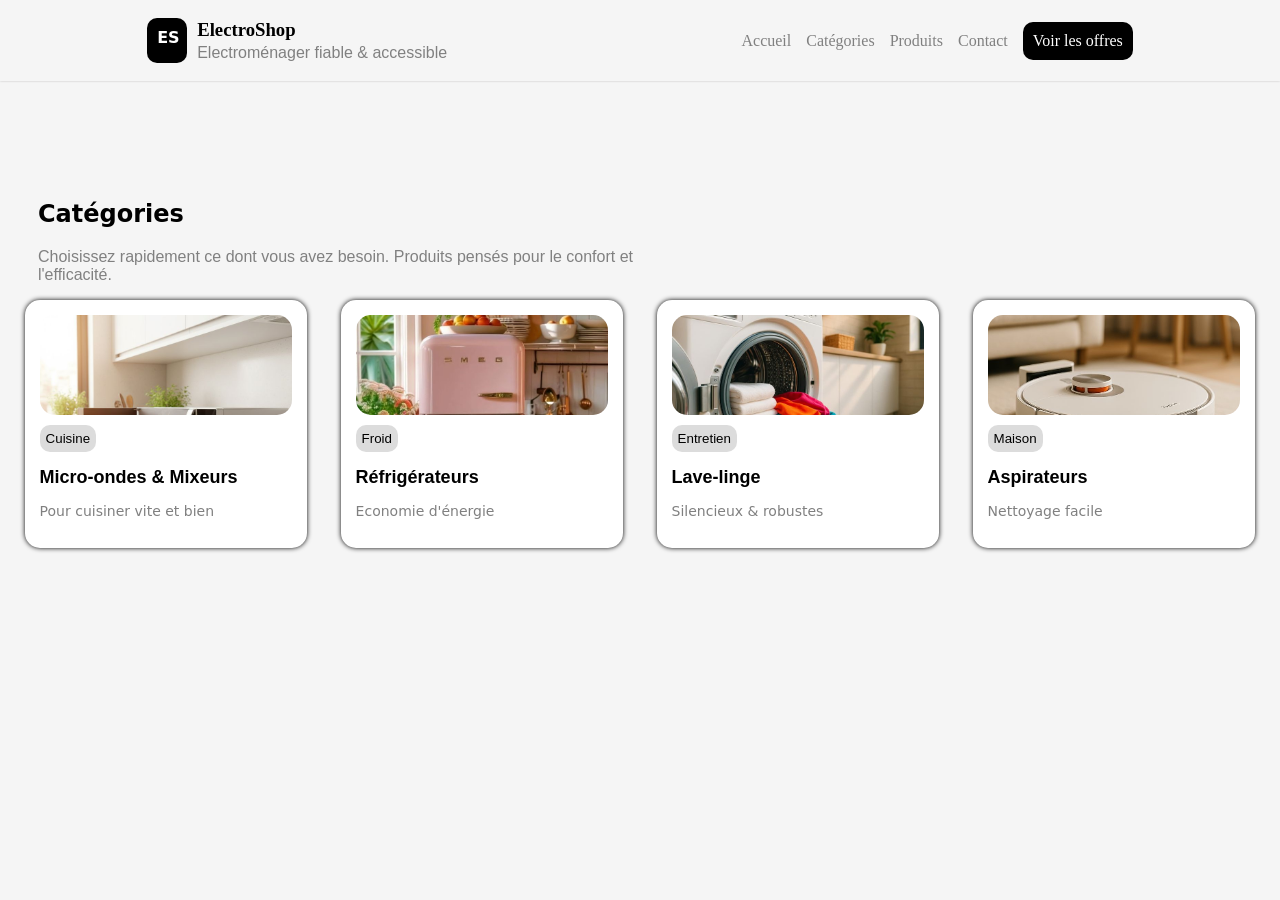
<file: catégories.html>
<!DOCTYPE html>
<html lang="en">
<head>
    <meta charset="UTF-8">
    <meta name="viewport" content="width=device-width, initial-scale=1.0">
    <title>Catégories</title>
    <link rel="stylesheet" href="styles.css">
</head>
<body>
     <!-- En Tête -->
    <header class="navbar">
      <!-- Logo -->
      <div class="Content_Logo">
        <div class="ES">ES</div>
        <div>
          <h3>
            ElectroShop <br /><span class="slogan"
              >Electroménager fiable & accessible</span
            >
          </h3>
        </div>
      </div>

      <!-- Menu -->
      <div class="content_menu">
        <nav class="nav_menu">
          <a href="index.html" class="nav_menu">Accueil</a>
          <a href="catégories.html" class="nav_menu">Catégories</a>
          <a href="produits.html" class="nav_menu">Produits</a>
          <a href="contact.html" class="nav_menu">Contact</a>
          <a href="offre.html" class="btn_0">Voir les offres</a>
        </nav>
      </div>
    </header>

    <!-- Section 2 -->
      <h2 class="c_1">Catégories</h2>
      <p class="d_t">
        Choisissez rapidement ce dont vous avez besoin. Produits pensés pour le
        confort et <br />
        l'efficacité.
      </p>
      <section class="cat">
        <div class="catégories">
          <div class="micro-ondes"></div>
          <button class="btn_4"><a href="micro-ondes.html" class="allez">Cuisine</a></button>
          <h2 class="title_1">Micro-ondes & Mixeurs</h2>
          <p class="p_1">Pour cuisiner vite et bien</p>
        </div>
        <div class="catégories">
          <div class="réfrigérateurs"></div>
          <button class="btn_5"><a href="réfrigérateurs.html" class="allez">Froid</a></button>
          <h2 class="title_2">Réfrigérateurs</h2>
          <p class="p_2">Economie d'énergie</p>
        </div>
        <div class="catégories">
          <div class="lave-linge"></div>
          <button class="btn_6"><a href="machine.html" class="allez">Entretien</a></button>
          <h2 class="title_3">Lave-linge</h2>
          <p class="p_3">Silencieux & robustes</p>
        </div>
        <div class="catégories">
          <div class="aspirateurs"></div>
          <button class="btn_7"><a href="aspirateurs.html" class="allez">Maison</a></button>
          <h2 class="title_4">Aspirateurs</h2>
          <p class="p_4">Nettoyage facile</p>
        </div>
      </section>
</body>
</html>
</file>
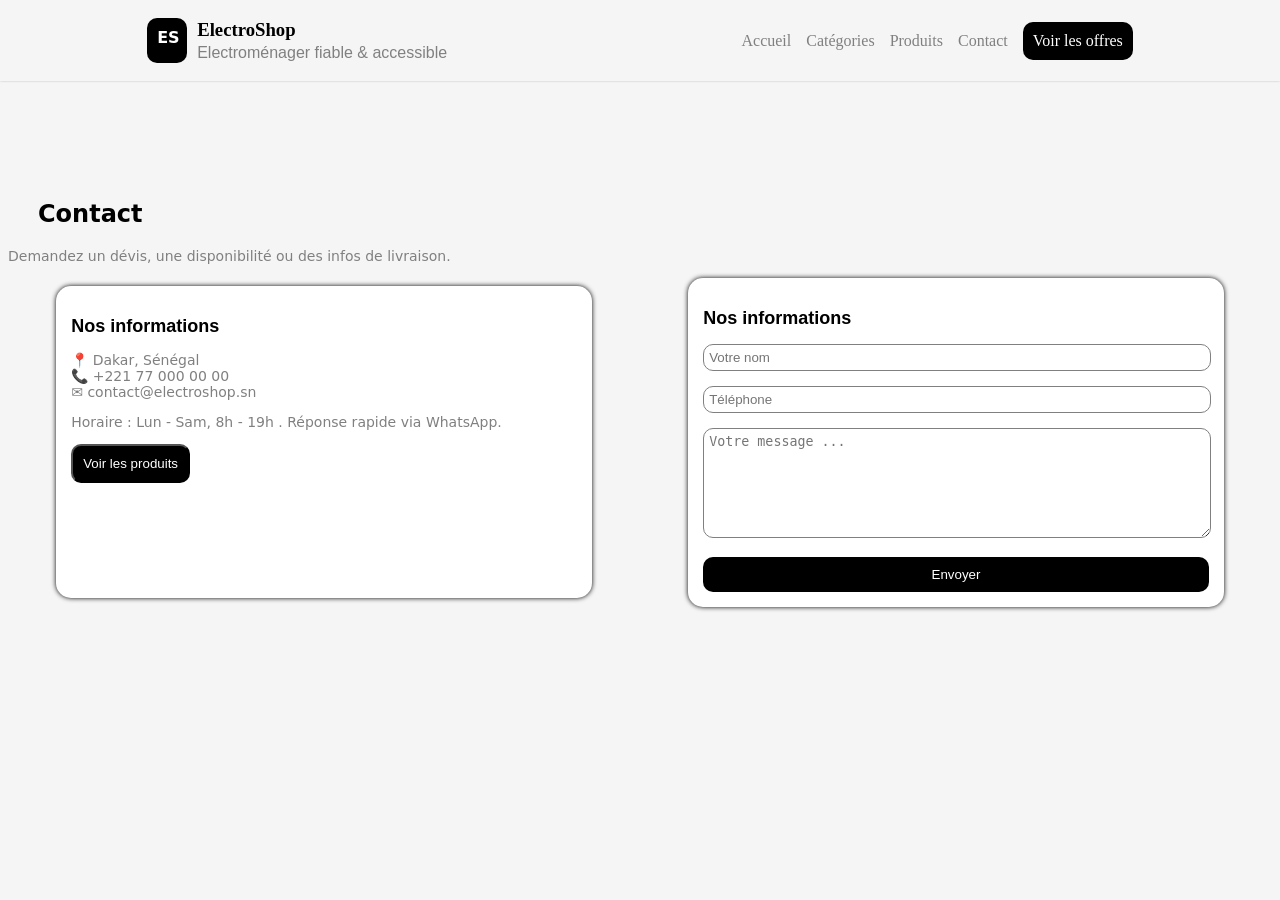
<file: contact.html>
<!DOCTYPE html>
<html lang="en">
<head>
    <meta charset="UTF-8">
    <meta name="viewport" content="width=device-width, initial-scale=1.0">
    <title>Contact</title>
    <link rel="stylesheet" href="styles.css">
</head>
<body>
      <!-- En Tête -->
    <header class="navbar">
      <!-- Logo -->
      <div class="Content_Logo">
        <div class="ES">ES</div>
        <div>
          <h3>
            ElectroShop <br /><span class="slogan"
              >Electroménager fiable & accessible</span
            >
          </h3>
        </div>
      </div>

      <!-- Menu -->
      <div class="content_menu">
        <nav class="nav_menu">
          <a href="index.html" class="nav_menu">Accueil</a>
          <a href="catégories.html" class="nav_menu">Catégories</a>
          <a href="produits.html" class="nav_menu">Produits</a>
          <a href="contact.html" class="nav_menu">Contact</a>
          <a href="offre.html" class="btn_0">Voir les offres</a>
        </nav>
      </div>
    </header>

    <!-- Section 5 -->
      <h2 class="c_1">Contact</h2>
      <p class="c_01">
        Demandez un dévis, une disponibilité ou des infos de livraison.
      </p>

      <!-- Section 5 -->
      <section class="cont">
        <div class="nos_infos">
          <h2 class="title_1">Nos informations</h2>
          <p class="p_1">
            📍 Dakar, Sénégal <br />
            📞 +221 77 000 00 00 <br />
            ✉️ contact@electroshop.sn
          </p>
          <p class="p_1">
            Horaire : Lun - Sam, 8h - 19h . Réponse rapide via WhatsApp.
          </p>
          <button class="btn_9"><a href="produits.html" class="aller">Voir les produits</a></button>
        </div>
        <div class="message">
          <h2 class="title_1">Nos informations</h2>
          <input type="text" placeholder="Votre nom" class="nom">
          <input type="tel" placeholder="Téléphone" class="numero">
          <textarea name="message" id="msg" placeholder="Votre message ..."></textarea>
          <button class="btn_10">Envoyer</button>
        </div>
      </section>
</body>
</html>
</file>
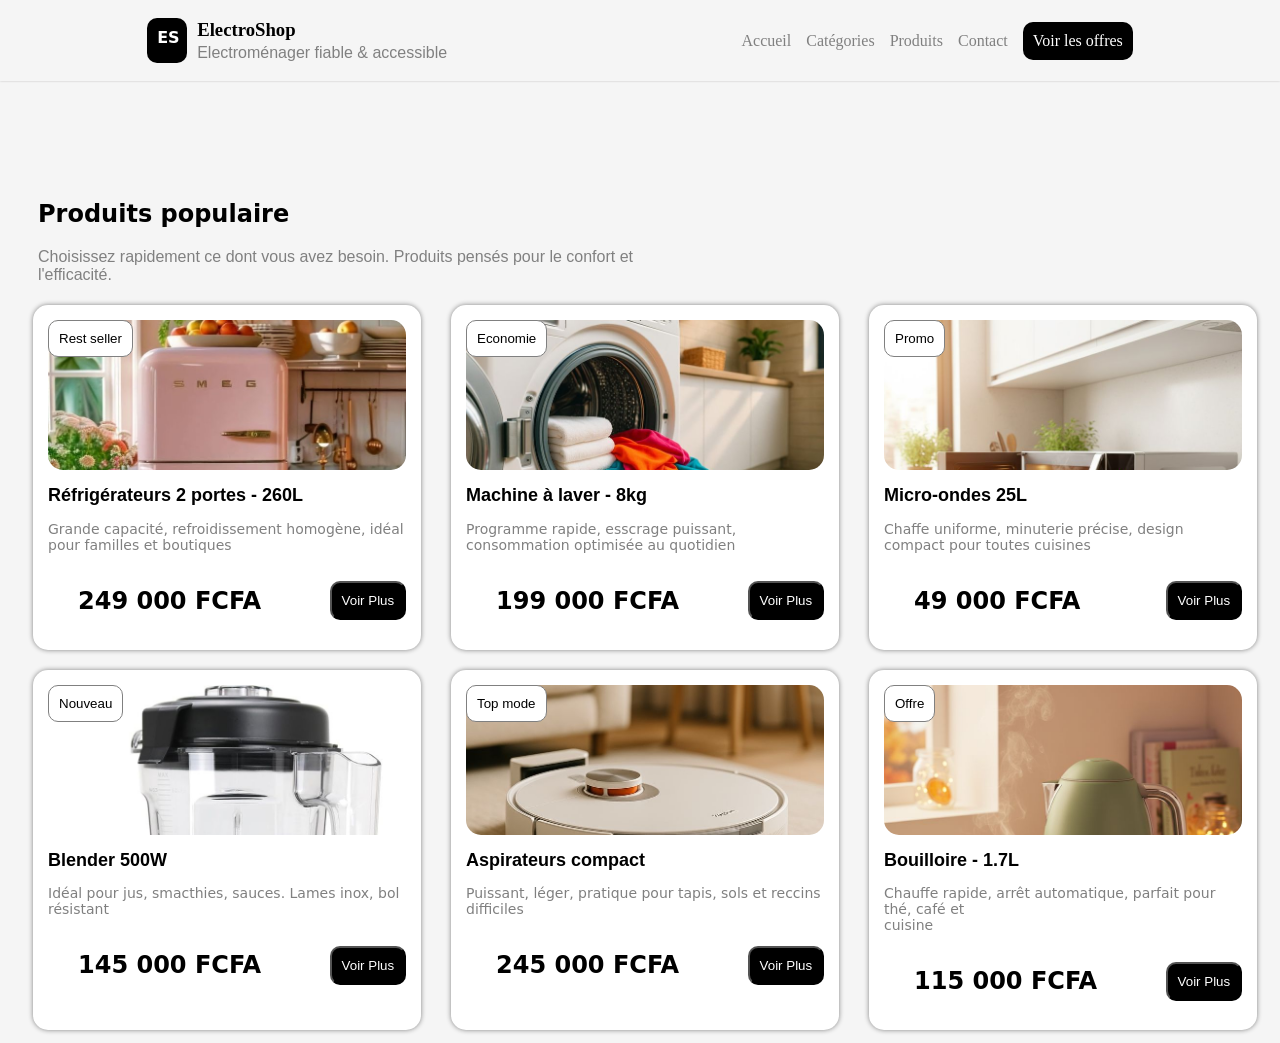
<file: produits.html>
<!DOCTYPE html>
<html lang="en">
<head>
    <meta charset="UTF-8">
    <meta name="viewport" content="width=device-width, initial-scale=1.0">
    <title>Produits</title>
    <link rel="stylesheet" href="styles.css">
</head>
<body>
    
    <!-- En Tête -->
    <header class="navbar">
      <!-- Logo -->
      <div class="Content_Logo">
        <div class="ES">ES</div>
        <div>
          <h3>
            ElectroShop <br /><span class="slogan"
              >Electroménager fiable & accessible</span
            >
          </h3>
        </div>
      </div>

      <!-- Menu -->
      <div class="content_menu">
        <nav class="nav_menu">
          <a href="index.html" class="nav_menu">Accueil</a>
          <a href="catégories.html" class="nav_menu">Catégories</a>
          <a href="produits.html" class="nav_menu">Produits</a>
          <a href="contact.html" class="nav_menu">Contact</a>
          <a href="offre.html" class="btn_0">Voir les offres</a>
        </nav>
      </div>
    </header>


    <!-- Section 3 -->
      <h2 class="pro1">Produits populaire</h2>
      <p class="d_t">
        Choisissez rapidement ce dont vous avez besoin. Produits pensés pour le
        confort et <br />
        l'efficacité.
      </p>

      <section class="prod">
        <div class="produits">
          <div class="Réfrigérateurs">
            <button class="btn_8">Rest seller</button>
          </div>
          <h2 class="title_1">Réfrigérateurs 2 portes - 260L</h2>
          <p class="p_1">
            Grande capacité, refroidissement homogène, idéal pour familles et
            boutiques
          </p>
          <div class="prix">
            <h2 class="h2">249 000 FCFA</h2>
            <button class="btn_0"> <a href="réfrigérateurs.html" class="aller">Voir Plus</a></button>
          </div>
        </div>

        <div class="produits">
          <div class="Machine">
            <button class="btn_8">Economie</button>
          </div>
          <h2 class="title_2">Machine à laver - 8kg</h2>
          <p class="p_2">
            Programme rapide, esscrage puissant, consommation optimisée au
            quotidien
          </p>
          <div class="prix">
            <h2 class="h2">199 000 FCFA</h2>
            <button class="btn_0"> <a href="machine.html" class="aller">Voir Plus</a></button>
          </div>
        </div>

        <div class="produits">
          <div class="Micro-ondes25">
            <button class="btn_8">Promo</button>
          </div>
          <h2 class="title_3">Micro-ondes 25L</h2>
          <p class="p_3">
            Chaffe uniforme, minuterie précise, design compact pour toutes
            cuisines
          </p>
          <div class="prix">
            <h2 class="h2">49 000 FCFA</h2>
            <button class="btn_0"> <a href="micro-ondes.html" class="aller">Voir Plus</a></button>
          </div>
        </div>

        <div class="produits">
          <div class="Blender">
            <button class="btn_8">Nouveau</button>
          </div>
          <h2 class="title_4">Blender 500W</h2>
          <p class="p_4">
            Idéal pour jus, smacthies, sauces. Lames inox, bol résistant
          </p>
          <div class="prix">
            <h2 class="h2">145 000 FCFA</h2>
            <button class="btn_0"> <a href="mixeur.html" class="aller">Voir Plus</a></button>
          </div>
        </div>

        <div class="produits">
          <div class="aspirateur">
            <button class="btn_8">Top mode</button>
          </div>
          <h2 class="title_4">Aspirateurs compact</h2>
          <p class="p_4">
            Puissant, léger, pratique pour tapis, sols et reccins difficiles
          </p>
          <div class="prix">
            <h2 class="h2">245 000 FCFA</h2>
            <button class="btn_0"> <a href="aspirateurs.html" class="aller">Voir Plus</a></button>
          </div>
        </div>

        <div class="produits">
          <div class="bouilloire">
            <button class="btn_8">Offre</button>
          </div>
          <h2 class="title_4">Bouilloire - 1.7L</h2>
          <p class="p_4">
            Chauffe rapide, arrêt automatique, parfait pour thé, café et <br />
            cuisine
          </p>
          <div class="prix">
            <h2 class="h2">115 000 FCFA</h2>
            <button class="btn_0"><a href="bouilloire.html" class="aller">Voir Plus</a></button>
          </div>
        </div>
        
      </section>
</body>
</html>
</file>
<file: styles.css>
*{
    background-color: whitesmoke;
    
}

.ES{
    background-color: black;
    width: 20px;
    height: 25px;
    padding:10px;
    border-radius: 10px;
    color: white;
    text-align: center;
    align-items: center;
    font-family: system-ui, -apple-system, BlinkMacSystemFont, 'Segoe UI', Roboto, Oxygen, Ubuntu, Cantarell, 'Open Sans', 'Helvetica Neue', sans-serif;
    font-weight: bold;
    transition: 0.3s;
    cursor: pointer;
}

.ES:hover{
    transform: scale(1.1);
}

.slogan{
    font-weight: 500;
    font-family: Arial, Helvetica, sans-serif;
    color: gray;
    font-size: 16px;
    
}

.Content_Logo{
    display: flex;
    gap: 10px;
    align-items: center;
    
}

.nav_menu{
    text-decoration: none;
    color: gray;
   display: flex;
   gap: 15px;
   align-items: center;
   position: relative;
}
.navbar{
    display: flex;
    justify-content: space-around;
    align-items: center;
    position: fixed;
    top: 0;
    left: 0;
    right: 0;
    z-index: 9999;
    box-shadow: 0px 0 2px 0 rgb(192, 191, 191);
    
}

.btn_0{
    background-color: black;
    text-decoration: none;
    color: white;
    padding: 10px;
    border-radius: 10px;
    cursor: pointer;
    transition: 0.5s;
}

.S1{
    margin-top: 200px;
    display: flex;
    justify-content: space-around;
    align-items: center;
}

.description{
    color: gray;
    font-family: 'Segoe UI', Tahoma, Geneva, Verdana, sans-serif;
    margin-bottom: 30px;
}
.title{
    font-family: arial;
    font-weight: bold;
    margin-bottom: 30px;
}

.btns{
    display: flex;
    gap: 20px;
}

.btn_1{
    background-color: black;
    text-decoration: none;
    color: white;
    padding: 9px;
    border-radius: 10px;
    cursor: pointer;
}

.btn_2{
    background-color: none;
    text-decoration: none;
    color: black;
    padding: 9px;
    border-radius: 10px;
    cursor: pointer;
    border: 1px solid gray;
}

.S1-G{
    width: 40%;
    padding: 15px;
    margin: 10px;

}

.Info_promo{
    width: 40%;
    background-color: white;
    box-shadow: 0 0 5px gray;
    padding: 25px;
    border-radius: 15px;
}

.Info_promo:hover{
    box-shadow: 0 0 5px black;
}

.btn_3{
    background-color: black;
    text-decoration: none;
    color: white;
    padding: 9px;
    border-radius: 15px;
    cursor: pointer;
    margin-bottom: 15px;
}

.img_1{
width: 100%;
height: 200px;
border-radius: 15px;
background-image: url(Cuisine.jfif);
background-size: contain;
transition: 0.5s;
}

.img_1{
    transform: scale(1.05);
}

.infos{
    display: grid;
   grid-template-columns: 1fr 1fr;
   gap: 20px;
   padding: 5px;
   background-color: white;
}

.titre_p{
    background-color: white;
    padding: 15px 10px;
    border-radius: 15px;
    display: flex;
    flex-direction: column;
    align-items: center;
    justify-content: center;
    text-align: center;
    box-shadow: 0 0 5px gray;
    font-weight: bold;
}

.sous-titre{
    color: grey;
    font-weight: 500;
    background-color: white;
}

.f_t{
    background-color: white;
    font-family: arial;
    font-weight: bold;
}

.p_t{
    color: gray;
    font-weight: 500;
    font-family: arial;
    background-color: white;

}

.d_t{
    color: gray;
    font-weight: 500;
    font-family: arial;
    margin-left: 30px;
}

.h2{
    margin-left: 30px;
    background-color: white;
    font-family: system-ui, -apple-system, BlinkMacSystemFont, 'Segoe UI', Roboto, Oxygen, Ubuntu, Cantarell, 'Open Sans', 'Helvetica Neue', sans-serif;
}

.catégories{
      width: 20%;
    background-color: white;
    box-shadow: 0 0 5px black;
    padding: 15px;
    border-radius: 15px;
    transition: 0.5s;
}

.catégories:hover{
    transform: scale(1.1);
}

.micro-ondes{
    height: 100px;
    background-image: url(micro-ondes.jfif);
    background-size: cover;
    border-radius: 15px;
}

.btn_4{
background-color: gainsboro;
border: none;
border-radius: 10px;
padding: 6px;
margin-top: 10px;
font-weight: 100;
}

.title_1{
    font-family: arial;
    font-size: 18px;
    background-color: white;
}

.p_1{
font-size: 14px;
color: gray;
font-weight: 500;
background-color: white;
font-family: system-ui, -apple-system, BlinkMacSystemFont, 'Segoe UI', Roboto, Oxygen, Ubuntu, Cantarell, 'Open Sans', 'Helvetica Neue', sans-serif;
}

.réfrigérateurs{
    height: 100px;
    background-image: url(Réfrigérateur.jpg);
    background-size: cover;
    border-radius: 15px;
}

.btn_5{
background-color: gainsboro;
border: none;
border-radius: 10px;
padding: 6px;
margin-top: 10px;
font-weight: 100;
}

.title_2{
    font-family: arial;
    font-size: 18px;
    background-color: white;
}

.p_2{
font-size: 14px;
color: gray;
font-weight: 500;
background-color: white;
font-family: system-ui, -apple-system, BlinkMacSystemFont, 'Segoe UI', Roboto, Oxygen, Ubuntu, Cantarell, 'Open Sans', 'Helvetica Neue', sans-serif;
}

.lave-linge{
    height: 100px;
    background-image: url(lave-linge.jfif);
    background-size: cover;
    border-radius: 15px;
}

.btn_6{
background-color: gainsboro;
border: none;
border-radius: 10px;
padding: 6px;
margin-top: 10px;
font-weight: 100;
}

.title_3{
    font-family: arial;
    font-size: 18px;
    background-color: white;
}

.p_3{
font-size: 14px;
color: gray;
font-weight: 500;
background-color: white;
font-family: system-ui, -apple-system, BlinkMacSystemFont, 'Segoe UI', Roboto, Oxygen, Ubuntu, Cantarell, 'Open Sans', 'Helvetica Neue', sans-serif;
}

.aspirateurs{
height: 100px;
    background-image: url(Robot-aspirateur.jpg);
    background-size: cover;
    border-radius: 15px;
}

.btn_7{
background-color: gainsboro;
border: none;
border-radius: 10px;
padding: 6px;
margin-top: 10px;
font-weight: 100;
}

.title_4{
    font-family: arial;
    font-size: 18px;
    background-color: white;
}

.p_4{
font-size: 14px;
color: gray;
font-weight: 500;
background-color: white;
font-family: system-ui, -apple-system, BlinkMacSystemFont, 'Segoe UI', Roboto, Oxygen, Ubuntu, Cantarell, 'Open Sans', 'Helvetica Neue', sans-serif;
}

.S2{
    display: flex;
    justify-content: space-around;
    align-items: center;
    
}

.btn_8{
    padding: 10px;
    border: 1px solid gray;
    border-radius: 10px;
    background-color: white;

}

.h1{
    margin-left: 30px;
    font-family: system-ui, -apple-system, BlinkMacSystemFont, 'Segoe UI', Roboto, Oxygen, Ubuntu, Cantarell, 'Open Sans', 'Helvetica Neue', sans-serif;
}

.produits{
       width: 90%;
    background-color: white;
    box-shadow: 0 0 5px gray;
    padding: 15px;
    border-radius: 15px;
    transition: 0.5s;
}

.produits:hover{
    transform: translateY(3deg);
    box-shadow: 0 0 8px black;
}

.S3{
    display: grid;
    grid-template-columns: 1fr 1fr 1fr;
    gap: 20px;
    padding: 5px;
    justify-content: space-around;
    margin-left: 20px;
}

.Réfrigérateurs{
    background-image: url(Réfrigérateur.jpg);
    background-size: cover;
    height: 150px;
    border-radius: 15px;
    transition: 0.5s;
}

.Réfrigérateurs:hover{
    transform: scale(1.02);
}

.prix{
    display: flex;
    justify-content: space-between;
    align-items: center;
    gap: 20px;
    background-color: white;
}

.Machine{
    background-image: url(lave-linge.jfif);
    background-size: cover;
    height: 150px;
    border-radius: 15px;
    transition: 0.5s;
}

.Machine:hover{
    transform: scale(1.02);
}

.Micro-ondes25{
    background-image: url(micro-ondes.jfif);
    background-size: cover;
    height: 150px;
    border-radius: 15px;
    transition: 0.5s;
}

.Micro-ondes25:hover{
    transform: scale(1.02);
}

.Blender{
    background-image: url(mixeur.jfif);
    background-size: cover;
    height: 150px;
    border-radius: 15px;
    transition: 0.5s;
}

.Blender:hover{
    transform: scale(1.02);
}

.aspirateur{
    background-image: url(Robot-aspirateur.jpg);
    background-size: cover;
    height: 150px;
    border-radius: 15px;
    transition: 0.5s;
}

.aspirateur:hover{
    transform: scale(1.02);
}

.bouilloire{
    background-image: url(Bouilloire.jfif);
    background-size: cover;
    height: 150px;
    border-radius: 15px;
    transition: 0.5s;
}

.bouilloire:hover{
    transform: scale(1.02);
}

.icon{
    width: 40px;
    height: 40px;
    border-radius: 10px;
    background-color: gainsboro;
    border: none;
    display: flex;
    justify-content: center;
    align-items: center;
}

i{
    font-size: 20px;
    color: black;
    background-color: gainsboro;
}


.div_4{
       width: 30%;
    background-color: white;
    box-shadow: 0 0 5px black;
    padding: 15px;
    border-radius: 15px;
}

.S4{
    display: flex;
    justify-content: space-around;
    align-items: center;
}

.nos_infos{
      width: 40%;
    background-color: white;
    box-shadow: 0 0 5px black;
    padding: 15px;
    border-radius: 15px;
}

.btn_9{
     background-color: black;
    text-decoration: none;
    color: white;
    padding: 10px;
    border-radius: 10px;
    cursor: pointer;
    margin-bottom: 100px;
}

.message{
      width: 40%;
    background-color: white;
    box-shadow: 0 0 5px black;
    padding: 15px;
    border-radius: 15px;
    
}

.nom{
    width: 98%;
    border: 1px solid gray;
    padding: 5px;
    border-radius: 10px;
    margin-bottom: 15px;
    background-color: white;
}

.numero{
    width: 98%;
    border: 1px solid gray;
    padding: 5px;
    border-radius: 10px;
    margin-bottom: 15px;
    background-color: white;
}

.btn_10{
    background-color: black;
    text-decoration: none;
    color: white;
    padding: 10px;
    border-radius: 10px;
    cursor: pointer;
    width: 100%;
    border: none;
}

.btn_10:hover{
    transform: scale(1);
    background-color: white;
    box-shadow: 0 0 5px black;
    color: black;
}

#msg{
    border-radius: 10px;
    border: 1px solid gray;
    padding: 5px;
    margin-bottom: 15px;
    background-color: white;
    block-size: 98px ;
    width: 98%;
}

.cnct{
    display: flex;
    justify-content: space-around;
    align-items: center; 
    margin-bottom: 30px;
}

.allez{
     text-decoration: none;
    color: black;
   display: flex;
   gap: 15px;
   align-items: center;
   position: relative;
   background-color: transparent;
}

.allez:hover{
    
    background-color: white;
   
}

/* .aller:hover{
     color: black;
} */

.btn_0:hover{
    transform: scale(1.1);
    box-shadow: 0 0 5px black;
    border: none;
    color: black;
}

.btn_1:hover{
    transform: scale(1);
    background-color: white;
    box-shadow: 0 0 5px black;
    border: none;
    color: black;
}

.btn_2:hover{
    transform: scale(1);
    background-color: white;
    box-shadow: 0 0 5px black;
    border: none;
    color: black;
}

.btn_3:hover{
    padding: 10px;
    background-color: none;
    box-shadow: 0 0 5px black;
    border: none;
    /* color: black; */
}

.btn_4:hover{
    transform: scale(1);
    background-color: white;
    box-shadow: 0 0 5px black;
    border: none;
    color: black;
}

.btn_5:hover{
    transform: scale(1);
    background-color: white;
    box-shadow: 0 0 5px black;
    border: none;
    color: black;
}

.btn_6:hover{
    transform: scale(1);
    background-color: white;
    box-shadow: 0 0 5px black;
    border: none;
    color: black;
}

.btn_7:hover{
    transform: scale(1);
    background-color: white;
    box-shadow: 0 0 5px black;
    border: none;
    color: black;
}

.btn_8:hover{
    transform: scale(1);
    background-color: white;
    box-shadow: 0 0 5px black;
    border: none;
    color: black;
}

.btn_9:hover{
    transform: scale(1);
    background-color: white;
    box-shadow: 0 0 5px black;
    border: none;
    color: black;
}


.aller{
    text-decoration: none;
    color: white;
   display: flex;
   gap: 15px;
   align-items: center;
   position: relative;
   background-color: transparent;
}

.cont{
    
    display: flex;
    justify-content: space-around;
    align-items: center; 
    margin-bottom: 30px;
}

.prod{
    
       display: grid;
    grid-template-columns: 1fr 1fr 1fr;
    gap: 20px;
    padding: 5px;
    justify-content: space-around;
    margin-left: 20px;
}

.cat{
     display: flex;
    justify-content: space-around;
    align-items: center;
}

.c_1{
     margin-left: 30px;
margin-top: 200px;
    font-family: system-ui, -apple-system, BlinkMacSystemFont, 'Segoe UI', Roboto, Oxygen, Ubuntu, Cantarell, 'Open Sans', 'Helvetica Neue', sans-serif;
}

.c_01{
    font-size: 14px;
color: gray;
font-weight: 500;
background-color: transparent;
font-family: system-ui, -apple-system, BlinkMacSystemFont, 'Segoe UI', Roboto, Oxygen, Ubuntu, Cantarell, 'Open Sans', 'Helvetica Neue', sans-serif;
}

.pro1{
     margin-left: 30px;
margin-top: 200px;
    font-family: system-ui, -apple-system, BlinkMacSystemFont, 'Segoe UI', Roboto, Oxygen, Ubuntu, Cantarell, 'Open Sans', 'Helvetica Neue', sans-serif;
}

.ref{
    display: grid;
    grid-template-columns: 1fr 1fr 1fr;
    gap: 20px;
    padding: 5px;
    justify-content: space-around;
    margin-left: 20px;
    margin-top: 100px;
}

.mac{
    display: grid;
    grid-template-columns: 1fr 1fr 1fr;
    gap: 20px;
    padding: 5px;
    justify-content: space-around;
    margin-left: 20px;
    margin-top: 100px;
}

.mco{
     display: grid;
    grid-template-columns: 1fr 1fr 1fr;
    gap: 20px;
    padding: 5px;
    justify-content: space-around;
    margin-left: 20px;
    margin-top: 100px;
}

.pied_de_page{
    background-color: whitesmoke;
    display: flex;
    justify-content: space-between;
    align-items: center;
    box-shadow: 0 0 1px black;
   
}

.copy{
    font-size: 18px;
    color: gray;
    font-family: 'Segoe UI', Tahoma, Geneva, Verdana, sans-serif;
}

.banniere1{
    width: 98%;
    background-color: white;
    box-shadow: 0 0 5px black;
    padding: 15px;
    border-radius: 15px;
    
    margin: 150px auto 30px;
}


.banniere2{
    width: 90%;
    background-color: white;
    box-shadow: 0 0 5px black;
    padding: 15px;
    border-radius: 15px;
    margin: 150px auto 30px;
}


.banniere3{
    width: 90%;
    background-color: white;
    box-shadow: 0 0 5px black;
    padding: 15px;
    border-radius: 15px;
    margin: 150px auto 30px;
}


.banniere4{
    width: 90%;
    background-color: white;
    box-shadow: 0 0 5px black;
    padding: 15px;
    border-radius: 15px;
    margin: 150px auto 30px;
}



.banniere5{
    width: 90%;
    background-color: white;
    box-shadow: 0 0 5px black;
    padding: 15px;
    border-radius: 15px;
    margin: 150px auto 30px;
}



.banniere6{
    width: 90%;
    background-color: white;
    box-shadow: 0 0 5px black;
    padding: 15px;
    border-radius: 15px;
    margin: 150px auto 30px;
}



.banniere1_img{
    width: 100%;
    height: auto;
    border-radius: 15px;
}



.banniere1_title{
    margin-left: 30px;
    background-color: white;
    font-family: system-ui, -apple-system, BlinkMacSystemFont, 'Segoe UI', Roboto, Oxygen, Ubuntu, Cantarell, 'Open Sans', 'Helvetica Neue', sans-serif;
}

.banniere1_desc{
    color: gray;
    font-weight: 500;
    background-color: white;
    margin-left: 30px;
    font-family: system-ui, -apple-system, BlinkMacSystemFont, 'Segoe UI', Roboto, Oxygen, Ubuntu, Cantarell, 'Open Sans', 'Helvetica Neue', sans-serif;
}

.banniere1_price{
    margin-left: 30px;
    background-color: white;
    font-family: system-ui, -apple-system, BlinkMacSystemFont, 'Segoe UI', Roboto, Oxygen, Ubuntu, Cantarell, 'Open Sans', 'Helvetica Neue', sans-serif;
    font-weight: bold;
}

.banniere2_img{
    width: 100%;
    height: auto;
    border-radius: 15px;
}


.banniere2_title{
    margin-left: 30px;
    background-color: white;
    font-family: system-ui, -apple-system, BlinkMacSystemFont, 'Segoe UI', Roboto, Oxygen, Ubuntu, Cantarell, 'Open Sans', 'Helvetica Neue', sans-serif;
}

.banniere2_desc{
    color: gray;
    font-weight: 500;
    background-color: white;
    margin-left: 30px;
    font-family: system-ui, -apple-system, BlinkMacSystemFont, 'Segoe UI', Roboto, Oxygen, Ubuntu, Cantarell, 'Open Sans', 'Helvetica Neue', sans-serif;
}

.banniere2_price{
    margin-left: 30px;
    background-color: white;
    font-family: system-ui, -apple-system, BlinkMacSystemFont, 'Segoe UI', Roboto, Oxygen, Ubuntu, Cantarell, 'Open Sans', 'Helvetica Neue', sans-serif;
    font-weight: bold;
}

.banniere3_img{
    width: 100%;
    height: auto;
    border-radius: 15px;
}



.banniere3_title{
    margin-left: 30px;
    background-color: white;
    font-family: system-ui, -apple-system, BlinkMacSystemFont, 'Segoe UI', Roboto, Oxygen, Ubuntu, Cantarell, 'Open Sans', 'Helvetica Neue', sans-serif;
}

.banniere3_desc{
    color: gray;
    font-weight: 500;
    background-color: white;
    margin-left: 30px;
    font-family: system-ui, -apple-system, BlinkMacSystemFont, 'Segoe UI', Roboto, Oxygen, Ubuntu, Cantarell, 'Open Sans', 'Helvetica Neue', sans-serif;
}

.banniere3_price{
    margin-left: 30px;
    background-color: white;
    font-family: system-ui, -apple-system, BlinkMacSystemFont, 'Segoe UI', Roboto, Oxygen, Ubuntu, Cantarell, 'Open Sans', 'Helvetica Neue', sans-serif;
    font-weight: bold;
}

.banniere4_img{
    width: 100%;
    height: auto;
    border-radius: 15px;
}



.banniere4_title{
    margin-left: 30px;
    background-color: white;
    font-family: system-ui, -apple-system, BlinkMacSystemFont, 'Segoe UI', Roboto, Oxygen, Ubuntu, Cantarell, 'Open Sans', 'Helvetica Neue', sans-serif;
}

.banniere4_desc{
    color: gray;
    font-weight: 500;
    background-color: white;
    margin-left: 30px;
    font-family: system-ui, -apple-system, BlinkMacSystemFont, 'Segoe UI', Roboto, Oxygen, Ubuntu, Cantarell, 'Open Sans', 'Helvetica Neue', sans-serif;
}

.banniere4_price{
    margin-left: 30px;
    background-color: white;
    font-family: system-ui, -apple-system, BlinkMacSystemFont, 'Segoe UI', Roboto, Oxygen, Ubuntu, Cantarell, 'Open Sans', 'Helvetica Neue', sans-serif;
    font-weight: bold;
}

.banniere5_img{
    width: 100%;
    height: auto;
    border-radius: 15px;
}



.banniere5_title{
    margin-left: 30px;
    background-color: white;
    font-family: system-ui, -apple-system, BlinkMacSystemFont, 'Segoe UI', Roboto, Oxygen, Ubuntu, Cantarell, 'Open Sans', 'Helvetica Neue', sans-serif;
}

.banniere5_desc{
    color: gray;
    font-weight: 500;
    background-color: white;
    margin-left: 30px;
    font-family: system-ui, -apple-system, BlinkMacSystemFont, 'Segoe UI', Roboto, Oxygen, Ubuntu, Cantarell, 'Open Sans', 'Helvetica Neue', sans-serif;
}

.banniere5_price{
    margin-left: 30px;
    background-color: white;
    font-family: system-ui, -apple-system, BlinkMacSystemFont, 'Segoe UI', Roboto, Oxygen, Ubuntu, Cantarell, 'Open Sans', 'Helvetica Neue', sans-serif;
    font-weight: bold;
}

.banniere6_img{
    width: 100%;
    height: auto;
    border-radius: 15px;
}



.banniere6_title{
    margin-left: 30px;
    background-color: white;
    font-family: system-ui, -apple-system, BlinkMacSystemFont, 'Segoe UI', Roboto, Oxygen, Ubuntu, Cantarell, 'Open Sans', 'Helvetica Neue', sans-serif;
}

.banniere6_desc{
    color: gray;
    font-weight: 500;
    background-color: white;
    margin-left: 30px;
    font-family: system-ui, -apple-system, BlinkMacSystemFont, 'Segoe UI', Roboto, Oxygen, Ubuntu, Cantarell, 'Open Sans', 'Helvetica Neue', sans-serif;
}

.banniere6_price{
    margin-left: 30px;
    background-color: white;
    font-family: system-ui, -apple-system, BlinkMacSystemFont, 'Segoe UI', Roboto, Oxygen, Ubuntu, Cantarell, 'Open Sans', 'Helvetica Neue', sans-serif;
    font-weight: bold;
}

.lave1{
    background-image:url(lave1.jfif);
    background-size: cover;
    height: 300px;
    border-radius: 15px;
}

.lave2{
    background-image:url(lave7.jfif);
    background-size: cover;
    height: 300px;
    border-radius: 15px;
}

.lave3{
    background-image:url(lave3.jfif);
    background-size: cover;
    height: 300px;
    border-radius: 15px;
}

.lave4{
    background-image:url(lave4.jfif);
    background-size: cover;
    height: 300px;
    border-radius: 15px;
}

.lave5{
    background-image:url(lave5.jfif);
    background-size: cover;
    height: 300px;
    border-radius: 15px;
}

.lave6{
    background-image:url(lave6.jfif);
    background-size: cover;
    height: 300px;
    border-radius: 15px;
}

.frigo1{
    background-image: url(frigo1.jfif);
    background-size: cover;
    height: 300px;
    border-radius: 15px;
}

.frigo2{
    background-image: url(frigo2.jfif);
    background-size: cover;
    height: 300px;
    border-radius: 15px;
}

.frigo3{
    background-image: url(frigo3.jfif);
    background-size: cover;
    height: 300px;
    border-radius: 15px;
}

.frigo4{
    background-image: url(frigo4.jfif);
    background-size: cover;
    height: 300px;
    border-radius: 15px;
}

.frigo5{
    background-image: url(frigo5.jfif);
    background-size: cover;
    height: 300px;
    border-radius: 15px;
}

.frigo6{
    background-image: url(frigo6.jfif);
    background-size: cover;
    height: 300px;
    border-radius: 15px;
}

.blender1{
    background-image:url(blender1.jfif);
    background-size: cover;
    height: 300px;
    border-radius: 15px;
}

.blender2{
    background-image:url(blender2.jfif);
    background-size: cover;
    height: 300px;
    border-radius: 15px;
}

.blender3{
    background-image:url(blender3.jfif);
    background-size: cover;
    height: 300px;
    border-radius: 15px;
}

.blender4{
    background-image:url(blender4.jfif);
    background-size: cover;
    height: 300px;
    border-radius: 15px;
}

.blender5{
    background-image:url(blender5.jfif);
    background-size: cover;
    height: 300px;
    border-radius: 15px;
}

.blender6{
    background-image:url(blender6.jfif);
    background-size: cover;
    height: 300px;
    border-radius: 15px;
}

.four1{
    background-image: url(four1.jfif);
    background-size: cover;
    height: 300px;
    border-radius: 15px;
}

.four2{
    background-image: url(four2.jfif);
    background-size: cover;
    height: 300px;
    border-radius: 15px;
}

.four3{
    background-image: url(four3.jfif);
    background-size: cover;
    height: 300px;
    border-radius: 15px;
}

.four4{
    background-image: url(four4.jfif);
    background-size: cover;
    height: 300px;
    border-radius: 15px;
}

.four5{
    background-image: url(four5.jfif);
    background-size: cover;
    height: 300px;
    border-radius: 15px;
}

.four6{
    background-image: url(four6.jfif);
    background-size: cover;
    height: 300px;
    border-radius: 15px;
}

.aspi1{
    background-image: url(aspi1.jfif);
    background-size: cover;
    height: 300px;
    border-radius: 15px;
}

.aspi2{
    background-image: url(aspi2.jfif);
    background-size: cover;
    height: 300px;
    border-radius: 15px;
}

.aspi3{
    background-image: url(aspi3.jfif);
    background-size: cover;
    height: 300px;
    border-radius: 15px;
}

.aspi4{
    background-image: url(aspi4.jfif);
    background-size: cover;
    height: 300px;
    border-radius: 15px;
}

.aspi5{
    background-image: url(aspi5.jfif);
    background-size: cover;
    height: 300px;
    border-radius: 15px;
}

.aspi6{
    background-image: url(aspi6.jfif);
    background-size: cover;
    height: 300px;
    border-radius: 15px;
}

.bouilloire1{
    background-image: url(b1.jfif);
    background-size: cover;
    height: 300px;
    border-radius: 15px;
}

.bouilloire2{
    background-image: url(b2.jfif);
    background-size: cover;
    height: 300px;
    border-radius: 15px;
}

.bouilloire3{
    background-image: url(b3.jfif);
    background-size: cover;
    height: 300px;
    border-radius: 15px;
}

.bouilloire4{
    background-image: url(b4.jfif);
    background-size: cover;
    height: 300px;
    border-radius: 15px;
}

.bouilloire5{
    background-image: url(b5.jfif);
    background-size: cover;
    height: 300px;
    border-radius: 15px;
}

.bouilloire6{
    background-image: url(b6.jfif);
    background-size: cover;
    height: 300px;
    border-radius: 15px;
}
</file>
